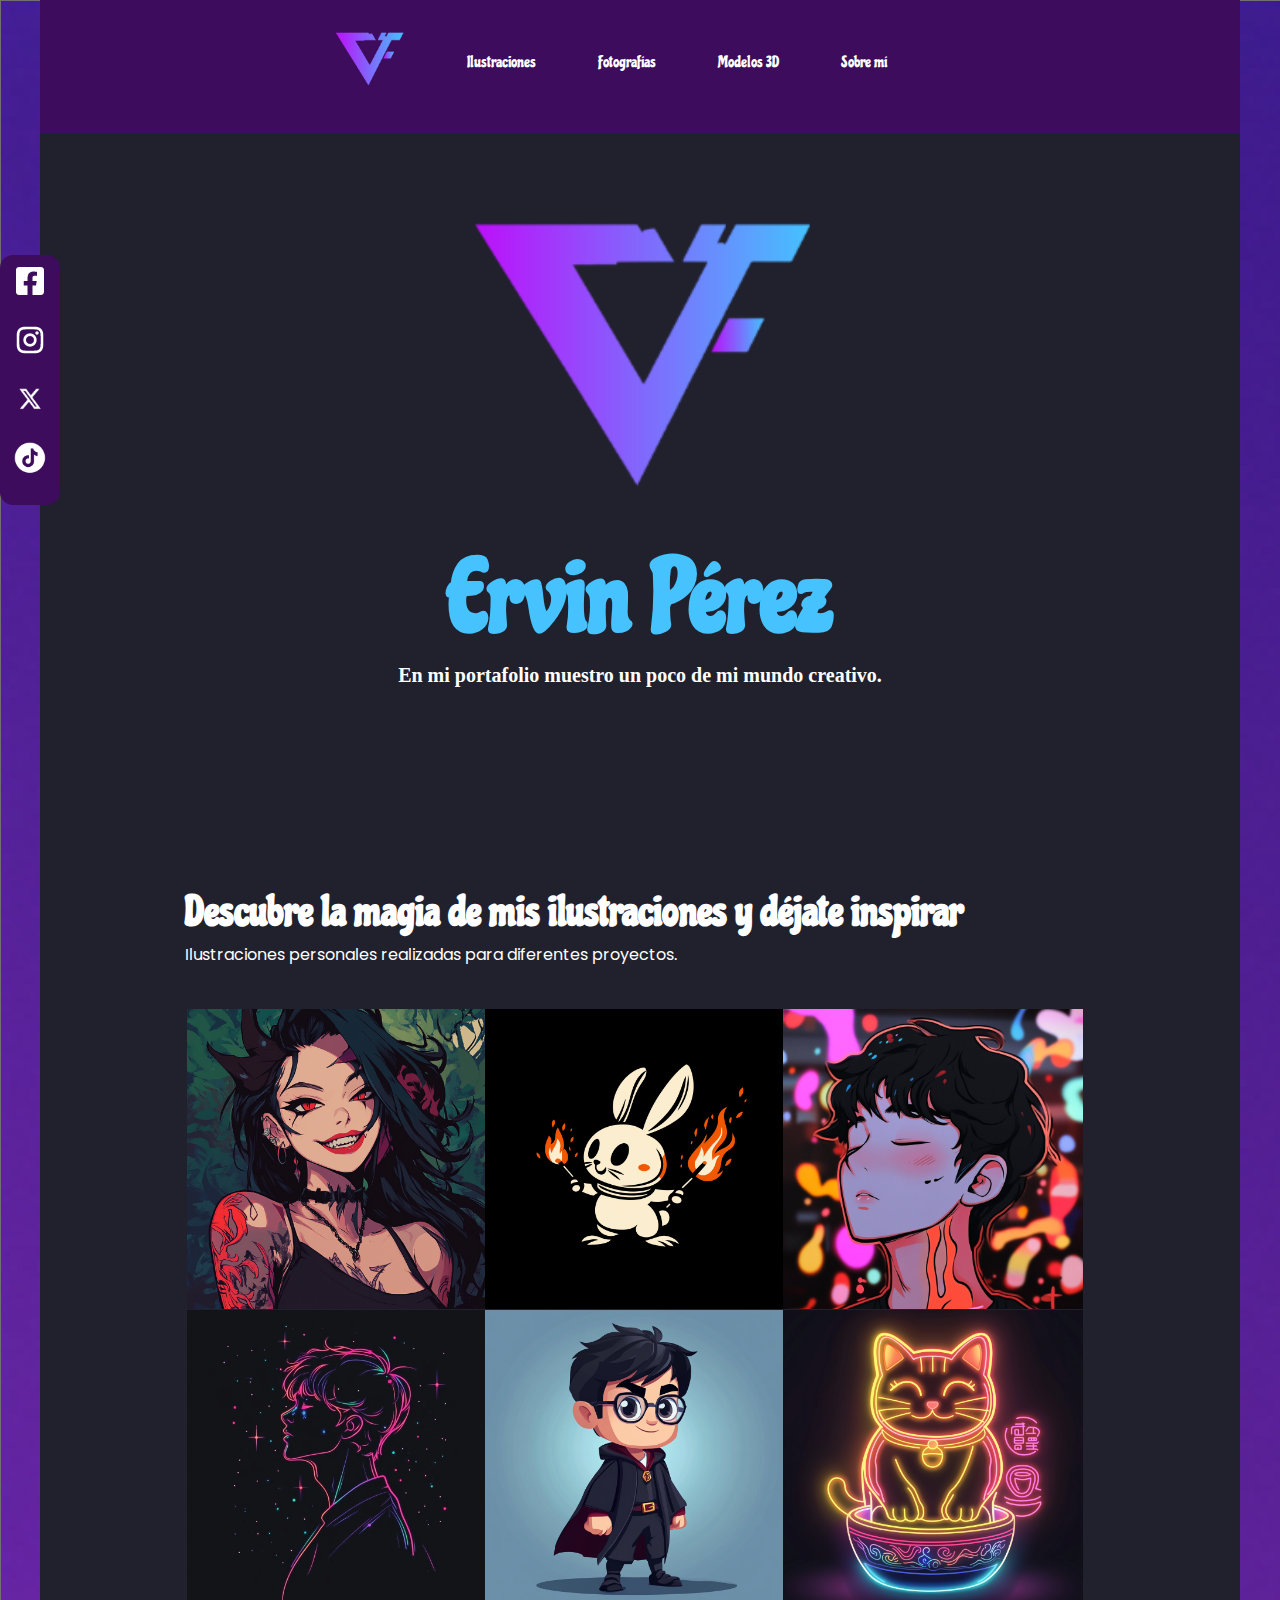
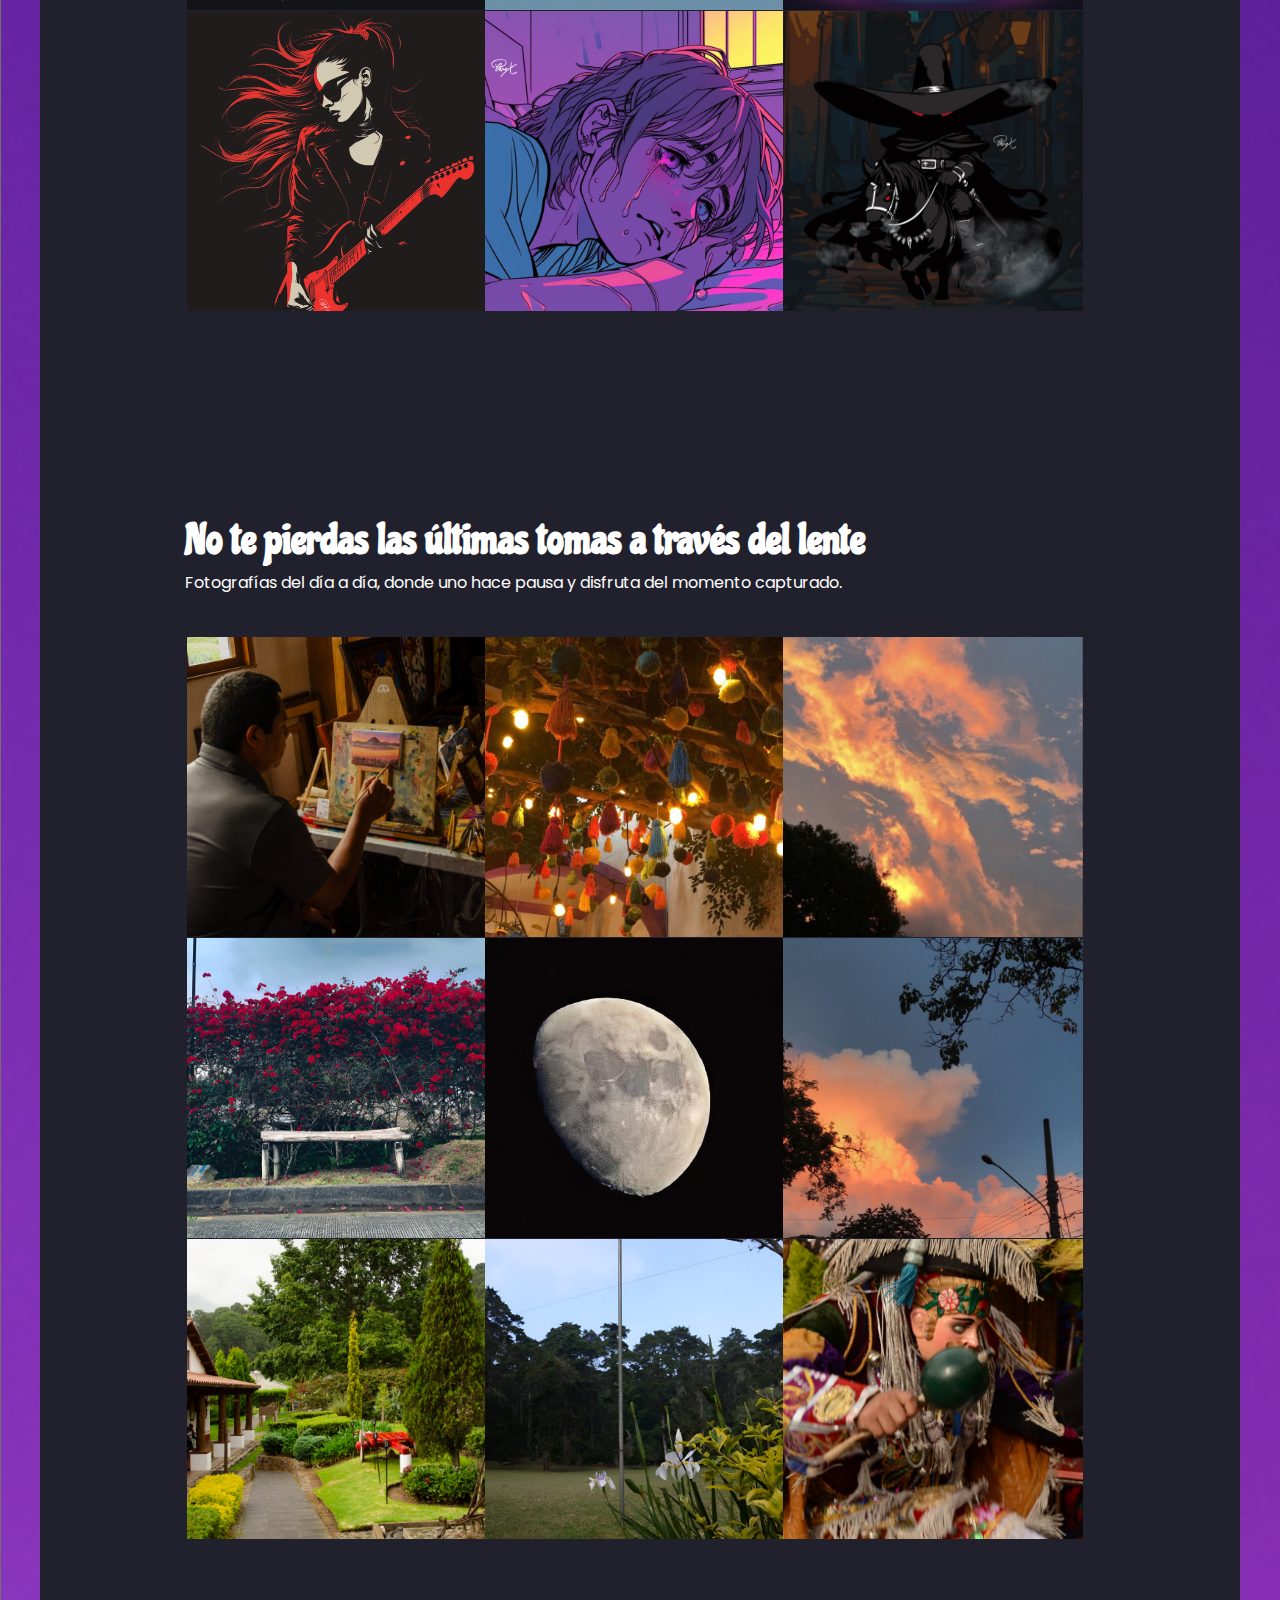
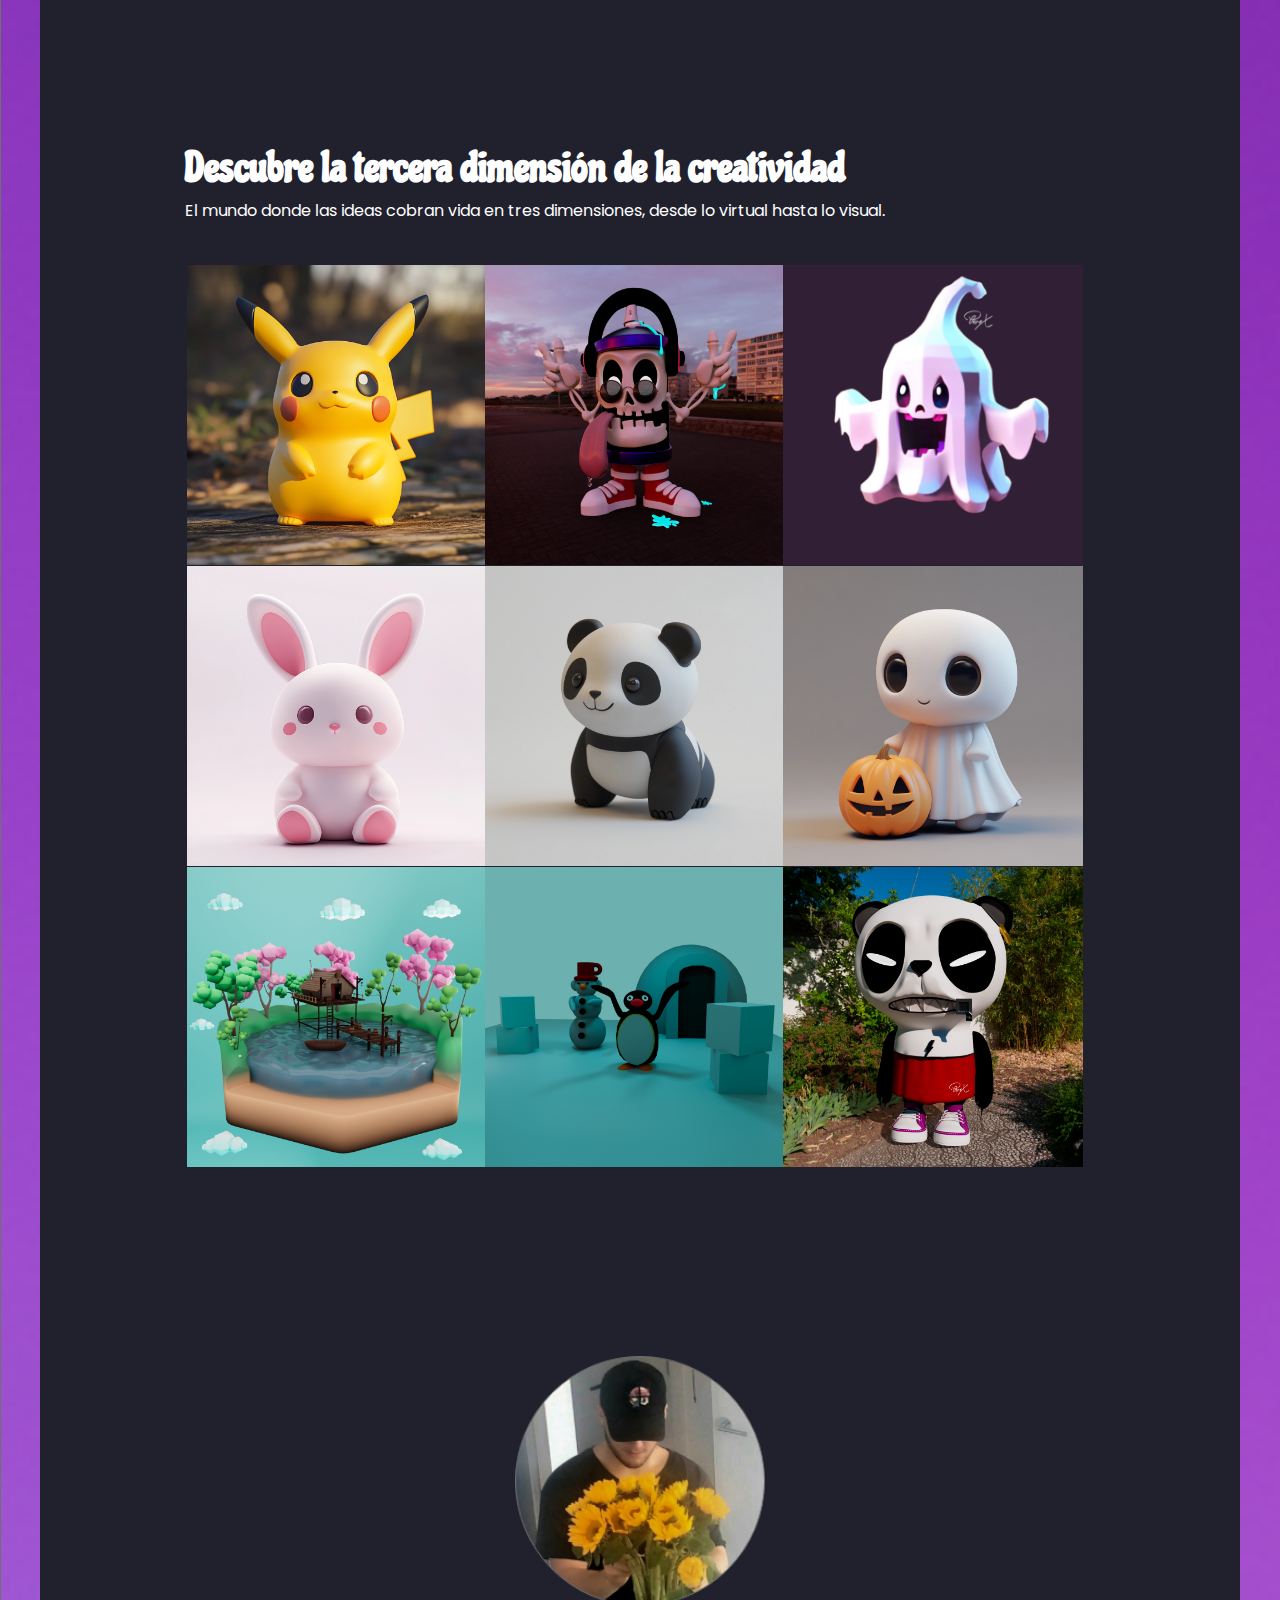
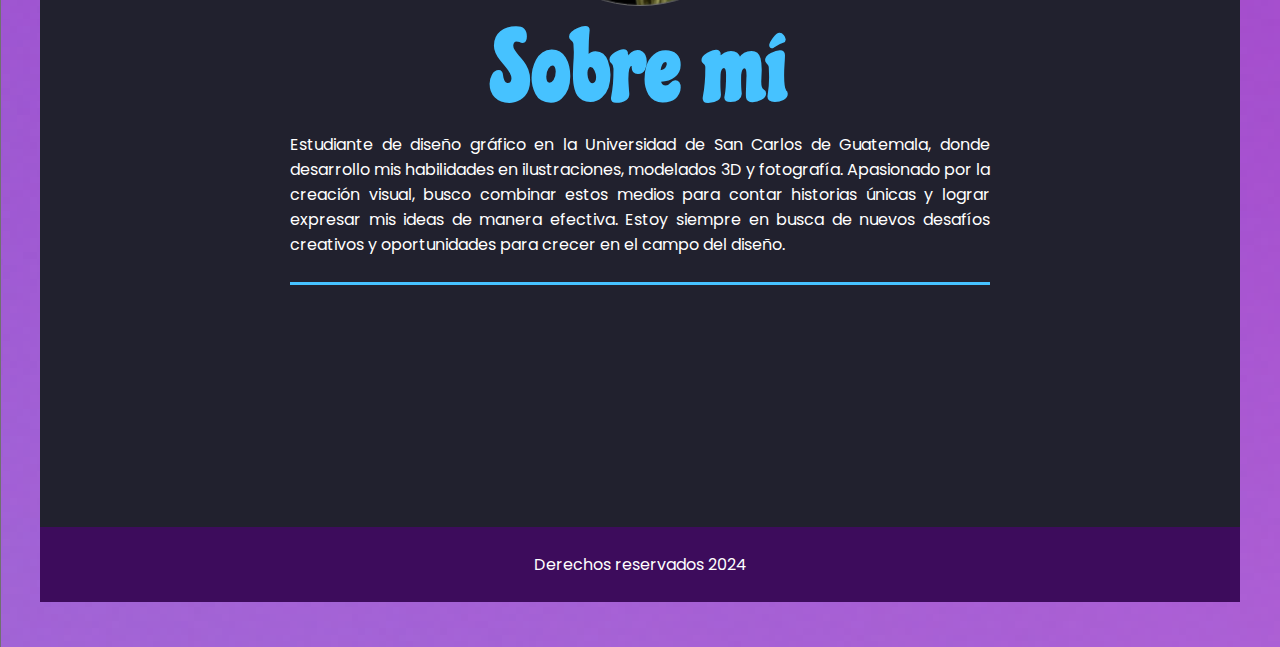
<file: index.html>
<!DOCTYPE html>
<html lang="es">
<head>
    <meta charset="UTF-8">
    <meta name="viewport" content="width=device-width, initial-scale=1.0">
    <title>Portafolio Personal</title>
    <link rel="icon" href="imagenes/simbolo.png">
    <link rel="stylesheet" href="css/estilos.css">
    <link rel="preconnect" href="https://fonts.googleapis.com">
<link rel="preconnect" href="https://fonts.gstatic.com" crossorigin>
<link href="https://fonts.googleapis.com/css2?family=Chicle&family=Quicksand:wght@300..700&display=swap" rel="stylesheet">
<link rel="preconnect" href="https://fonts.googleapis.com">
<link rel="preconnect" href="https://fonts.gstatic.com" crossorigin>
<link href="https://fonts.googleapis.com/css2?family=Chicle&family=Poppins:ital,wght@0,100;0,200;0,300;0,400;0,500;0,600;0,700;0,800;0,900;1,100;1,200;1,300;1,400;1,500;1,600;1,700;1,800;1,900&family=Quicksand:wght@300..700&display=swap" rel="stylesheet">
</head>

<!-- aquí empieza mi sitio-->
 <body>
    <body background="imagenes/fondo.png"></body>

    <div class="contenedor">
        <div class="redes">
            <ul>
                <li><a href="https://www.facebook.com/?locale=es_LA"><img src="imagenes/fb.png" alt="redes sociales"></a></li>
                <li><a href="https://www.instagram.com"><img src="imagenes/inst.png" alt="redes sociales"></a></li>
                <li><a href="https://x.com/?lang=es"><img src="imagenes/x.png" alt="redes sociales"></a></li>
                <li><a href="https://www.tiktok.com/es/"><img src="imagenes/tik.png" alt="redes sociales"></a></li>
            </ul>
        </div>
        <div id="cabecera"></div>
        <header>
            <nav>
                <table class="menu">
                    <tr>
                        <td class="bmenu"><a href="#cabecera"> <img src="imagenes/logo.png" alt="logo">    </a></td>
                        <td class="bmenu"><a href="#ilustra"> Ilustraciones </a></td>
                        <td class="bmenu"><a href="#fotografia">  Fotografías  </a></td>
                        <td class="bmenu"><a href="#modelados"> Modelos 3D   </a></td>
                        <td class="bmenu"><a href="#sobremi"> Sobre mí   </a></td>
                    </tr>
                </table>
            </nav>
        </header>
        <aside>
            <img class="logo" src="imagenes/isotipo.png" alt="logo">
            <h1> Ervin Pérez</h1>
            <h3> En mi portafolio muestro un poco de mi mundo creativo. </h3>
        </aside>
        <div id="ilustra"></div>
        <main>
            <section>
                <article>
                    <h2>Descubre la magia de mis ilustraciones y déjate inspirar</h2>
                    <p> Ilustraciones personales realizadas para diferentes proyectos.</p>
                <div class="galeria">
                    <a href="ilustracion1.html" class="ilustracion"><img src="imagenes/i1.png" alt="ilustraciones" class="ilustracion"></a>
                    <a href="#" class="ilustracion"><img src="imagenes/i2.png" alt="ilustraciones" class="ilustracion"></a>
                    <a href="#" class="ilustracion"><img src="imagenes/i3.png" alt="ilustraciones" class="ilustracion"></a>
                    <a href="#" class="ilustracion"><img src="imagenes/i4.png" alt="ilustraciones" class="ilustracion"></a>
                    <a href="#" class="ilustracion"><img src="imagenes/i5.png" alt="ilustraciones" class="ilustracion"></a>
                    <a href="#" class="ilustracion"><img src="imagenes/i6.png" alt="ilustraciones" class="ilustracion"></a>
                    <a href="#" class="ilustracion"><img src="imagenes/i7.png" alt="ilustraciones" class="ilustracion"></a>
                    <a href="#" class="ilustracion"><img src="imagenes/i8.png" alt="ilustraciones" class="ilustracion"></a>
                    <a href="#" class="ilustracion"><img src="imagenes/i9.png" alt="ilustraciones" class="ilustracion"></a>
                </div>
            </article>
            <div id="fotografia"></div>
                <article>
                    <h2>No te pierdas las últimas tomas a través del lente</h2>
                    <p> Fotografías del día a día, donde uno hace pausa y disfruta del momento capturado.</p>
                <div class="galeria">
                    <a href="fotografia1.html" class="fotografía1"><img src="imagenes/foto1.png" alt="ilustraciones" class="ilustracion"></a>
                    <a href="#" class="ilustracion"><img src="imagenes/foto2.png" alt="ilustraciones" class="ilustracion"></a>
                    <a href="#" class="ilustracion"><img src="imagenes/foto3.png" alt="ilustraciones" class="ilustracion"></a>
                    <a href="#" class="ilustracion"><img src="imagenes/foto4.png" alt="ilustraciones" class="ilustracion"></a>
                    <a href="#" class="ilustracion"><img src="imagenes/foto5.png" alt="ilustraciones" class="ilustracion"></a>
                    <a href="#" class="ilustracion"><img src="imagenes/foto6.png" alt="ilustraciones" class="ilustracion"></a>
                    <a href="#" class="ilustracion"><img src="imagenes/foto7.png" alt="ilustraciones" class="ilustracion"></a>
                    <a href="#" class="ilustracion"><img src="imagenes/foto8.png" alt="ilustraciones" class="ilustracion"></a>
                    <a href="#" class="ilustracion"><img src="imagenes/foto9.png" alt="ilustraciones" class="ilustracion"></a>
                </div>
            </article>
            <div id="modelados"></div>
                <article>
                    <h2>Descubre la tercera dimensión de la creatividad</h2>
                    <p> El mundo donde las ideas cobran vida en tres dimensiones, desde lo virtual hasta lo visual.</p>
                <div class="galeria">
                    <a href="modelo1.html" class="modelo1"><img src="imagenes/m1.png" alt="ilustraciones" class="ilustracion"></a>
                    <a href="#" class="ilustracion"><img src="imagenes/m2.png" alt="ilustraciones" class="ilustracion"></a>
                    <a href="#" class="ilustracion"><img src="imagenes/m3.png" alt="ilustraciones" class="ilustracion"></a>
                    <a href="#" class="ilustracion"><img src="imagenes/m4.png" alt="ilustraciones" class="ilustracion"></a>
                    <a href="#" class="ilustracion"><img src="imagenes/m5.png" alt="ilustraciones" class="ilustracion"></a>
                    <a href="#" class="ilustracion"><img src="imagenes/m6.png" alt="ilustraciones" class="ilustracion"></a>
                    <a href="#" class="ilustracion"><img src="imagenes/m7.png" alt="ilustraciones" class="ilustracion"></a>
                    <a href="#" class="ilustracion"><img src="imagenes/m8.png" alt="ilustraciones" class="ilustracion"></a>
                    <a href="#" class="ilustracion"><img src="imagenes/m9.png" alt="ilustraciones" class="ilustracion"></a>
                </div>
            </article>
            </section>
            <div id="sobremi"></div>
            <article class="sobre">
                <img src="imagenes/yo.png" alt="" class="mifoto">
                <h2 class="sobre">Sobre mí</h2>
                <p class="sobre">Estudiante de diseño gráfico en la Universidad de San Carlos de Guatemala, donde desarrollo mis habilidades en ilustraciones, modelados 3D y fotografía. Apasionado por la creación visual, busco combinar estos medios para contar historias únicas y lograr expresar mis ideas de manera efectiva. Estoy siempre en busca de nuevos desafíos creativos y oportunidades para crecer en el campo del diseño.</p>
            </article>
        </main>
        <footer>
            <p class="final">Derechos reservados 2024</p>
        </footer>      




    </div>
</body>
</html>
</file>
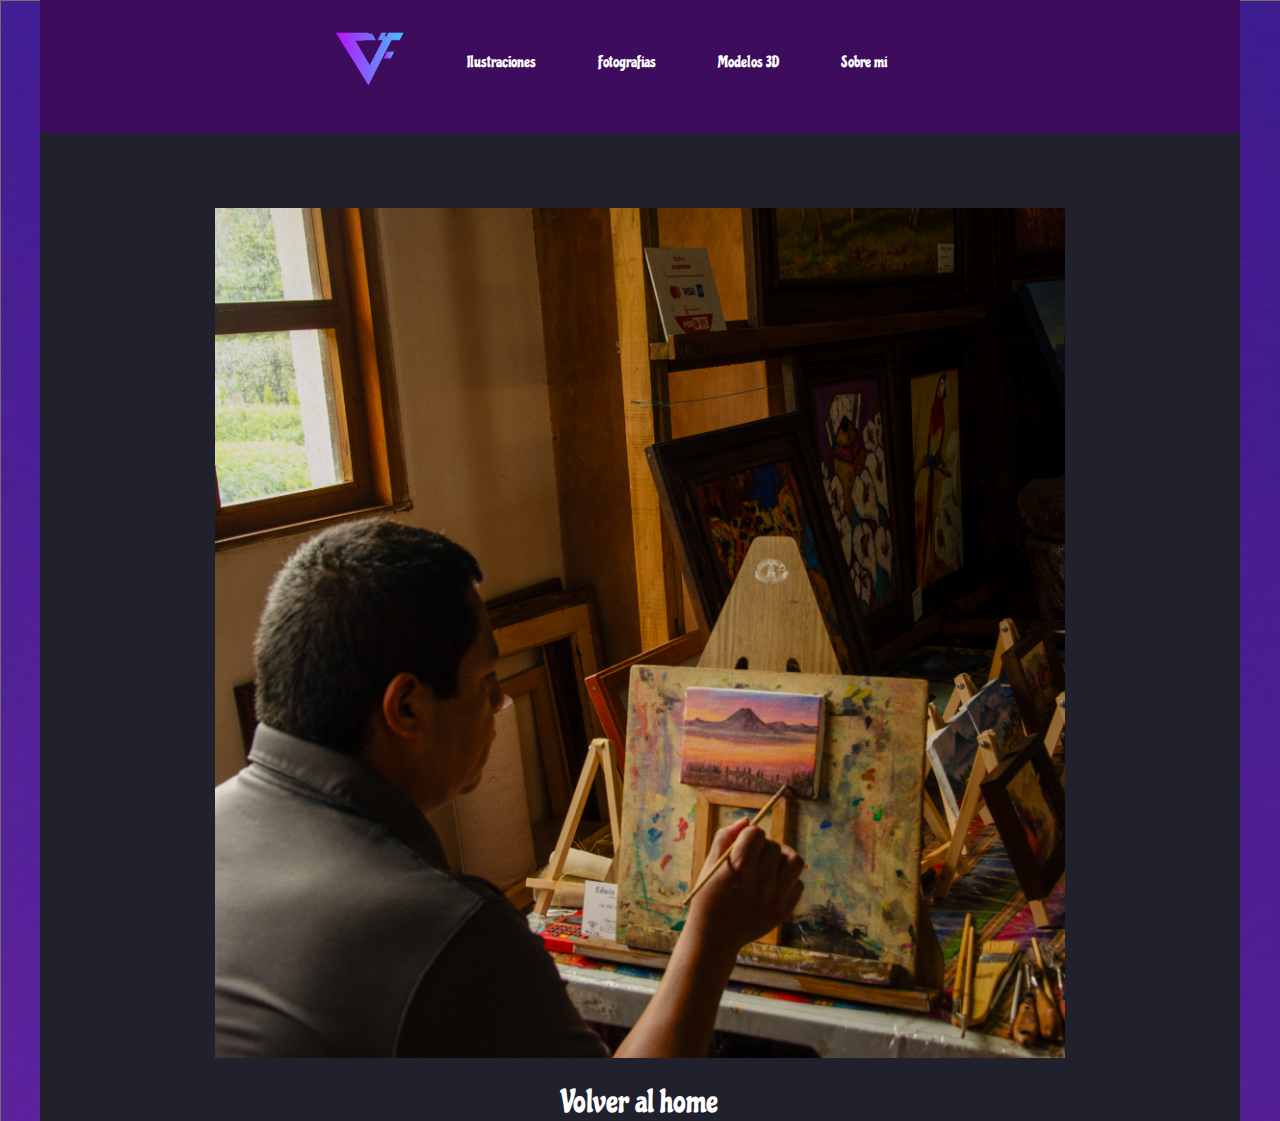
<file: fotografia1.html>
<!DOCTYPE html>
<html lang="es">
<head>
    <meta charset="UTF-8">
    <meta name="viewport" content="width=device-width, initial-scale=1.0">
    <title>El pincel del alma</title>
    <link rel="icon" href="imagenes/simbolo.png">
    <link rel="stylesheet" href="css/estilos.css">
    <link rel="preconnect" href="https://fonts.googleapis.com">
<link rel="preconnect" href="https://fonts.gstatic.com" crossorigin>
<link href="https://fonts.googleapis.com/css2?family=Chicle&family=Quicksand:wght@300..700&display=swap" rel="stylesheet">
<link rel="preconnect" href="https://fonts.googleapis.com">
<link rel="preconnect" href="https://fonts.gstatic.com" crossorigin>
<link href="https://fonts.googleapis.com/css2?family=Chicle&family=Poppins:ital,wght@0,100;0,200;0,300;0,400;0,500;0,600;0,700;0,800;0,900;1,100;1,200;1,300;1,400;1,500;1,600;1,700;1,800;1,900&family=Quicksand:wght@300..700&display=swap" rel="stylesheet">
</head>
<body>
    <body background="imagenes/fondo.png"></body>
    
    <div class="contenedor">
        <header>
            <nav>
                <table class="menu">
                    <tr>
                        <td class="bmenu"><a href="#"> <img src="imagenes/logo.png" alt="logo">    </a></td>
                        <td class="bmenu"><a href="#"> Ilustraciones   </a></td>
                        <td class="bmenu"><a href="#">  Fotografías  </a></td>
                        <td class="bmenu"><a href="#"> Modelos 3D   </a></td>
                        <td class="bmenu"><a href="#"> Sobre mí   </a></td>
                    </tr>
                </table>
            </nav>
        </header>
        <main>
            <img src="imagenes/foto1 - g.png" alt="fotografia" class="fotografia1">
            <a href="index.html" class="volver">Volver al home</a>
        </main>





    </div>
</body>
</html>
</file>
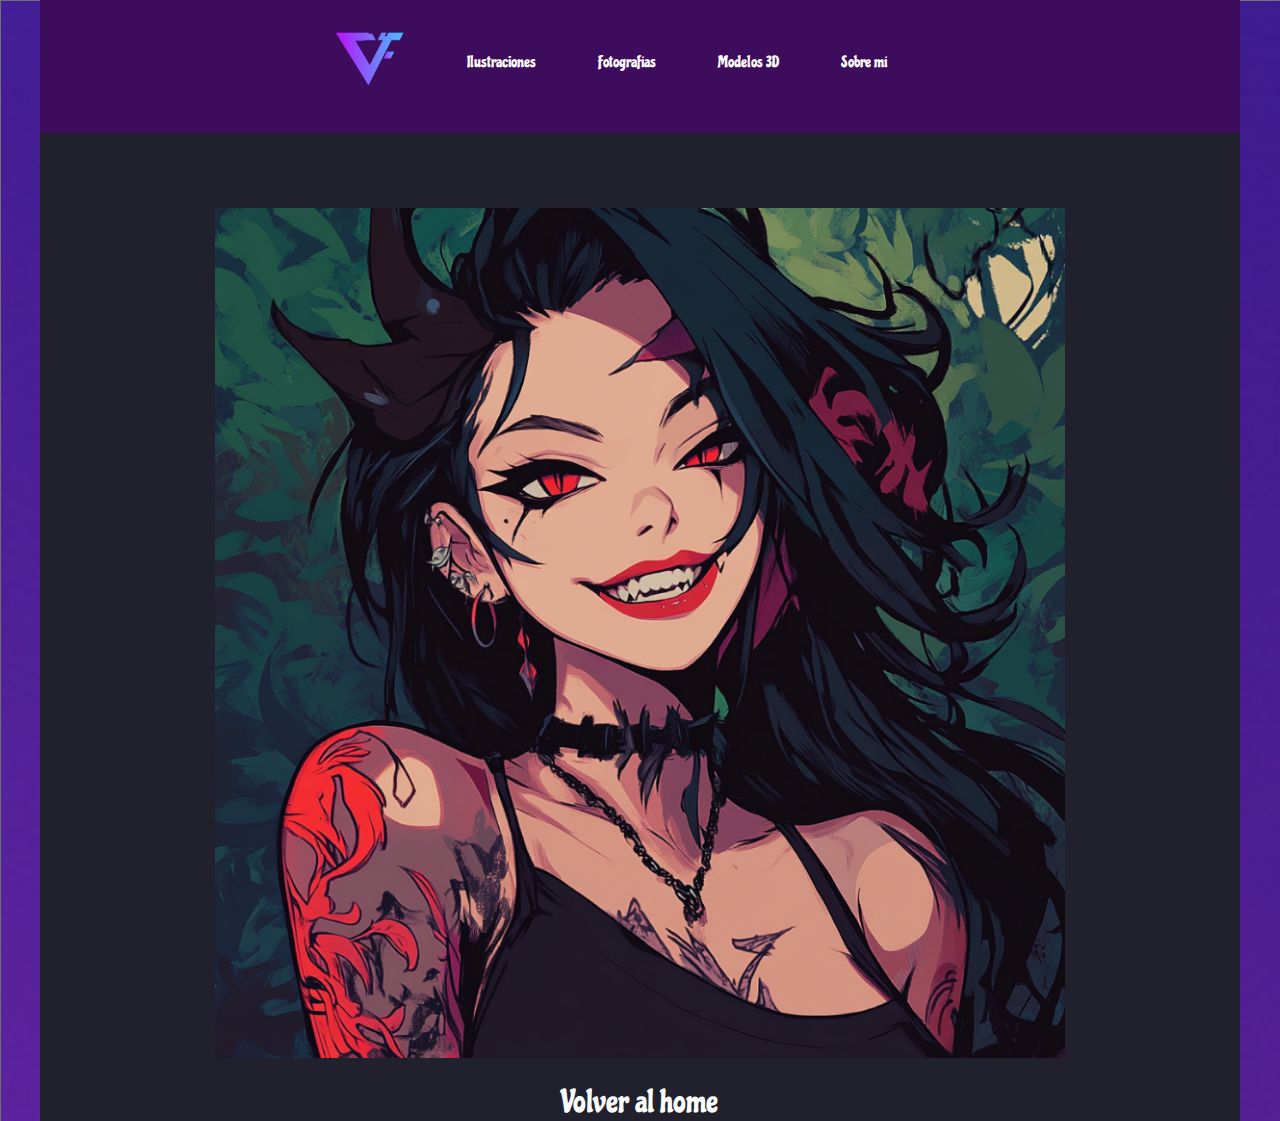
<file: ilustracion1.html>
<!DOCTYPE html>
<html lang="es">
<head>
    <meta charset="UTF-8">
    <meta name="viewport" content="width=device-width, initial-scale=1.0">
    <title>Ilustración Dark</title>
    <link rel="icon" href="imagenes/simbolo.png">
    <link rel="stylesheet" href="css/estilos.css">
    <link rel="preconnect" href="https://fonts.googleapis.com">
<link rel="preconnect" href="https://fonts.gstatic.com" crossorigin>
<link href="https://fonts.googleapis.com/css2?family=Chicle&family=Quicksand:wght@300..700&display=swap" rel="stylesheet">
<link rel="preconnect" href="https://fonts.googleapis.com">
<link rel="preconnect" href="https://fonts.gstatic.com" crossorigin>
<link href="https://fonts.googleapis.com/css2?family=Chicle&family=Poppins:ital,wght@0,100;0,200;0,300;0,400;0,500;0,600;0,700;0,800;0,900;1,100;1,200;1,300;1,400;1,500;1,600;1,700;1,800;1,900&family=Quicksand:wght@300..700&display=swap" rel="stylesheet">
</head>
<body>
    <body background="imagenes/fondo.png"></body>
    
    <div class="contenedor">
        <header>
            <nav>
                <table class="menu">
                    <tr>
                        <td class="bmenu"><a href="#"> <img src="imagenes/logo.png" alt="logo">    </a></td>
                        <td class="bmenu"><a href="#"> Ilustraciones   </a></td>
                        <td class="bmenu"><a href="#">  Fotografías  </a></td>
                        <td class="bmenu"><a href="#"> Modelos 3D   </a></td>
                        <td class="bmenu"><a href="#"> Sobre mí   </a></td>
                    </tr>
                </table>
            </nav>
        </header>
        <main>
            <img src="imagenes/i1 - g.png" alt="ilustracion" class="ilustracion1">
            <a href="index.html" class="volver">Volver al home</a>
        </main>





    </div>
</body>
</html>
</file>
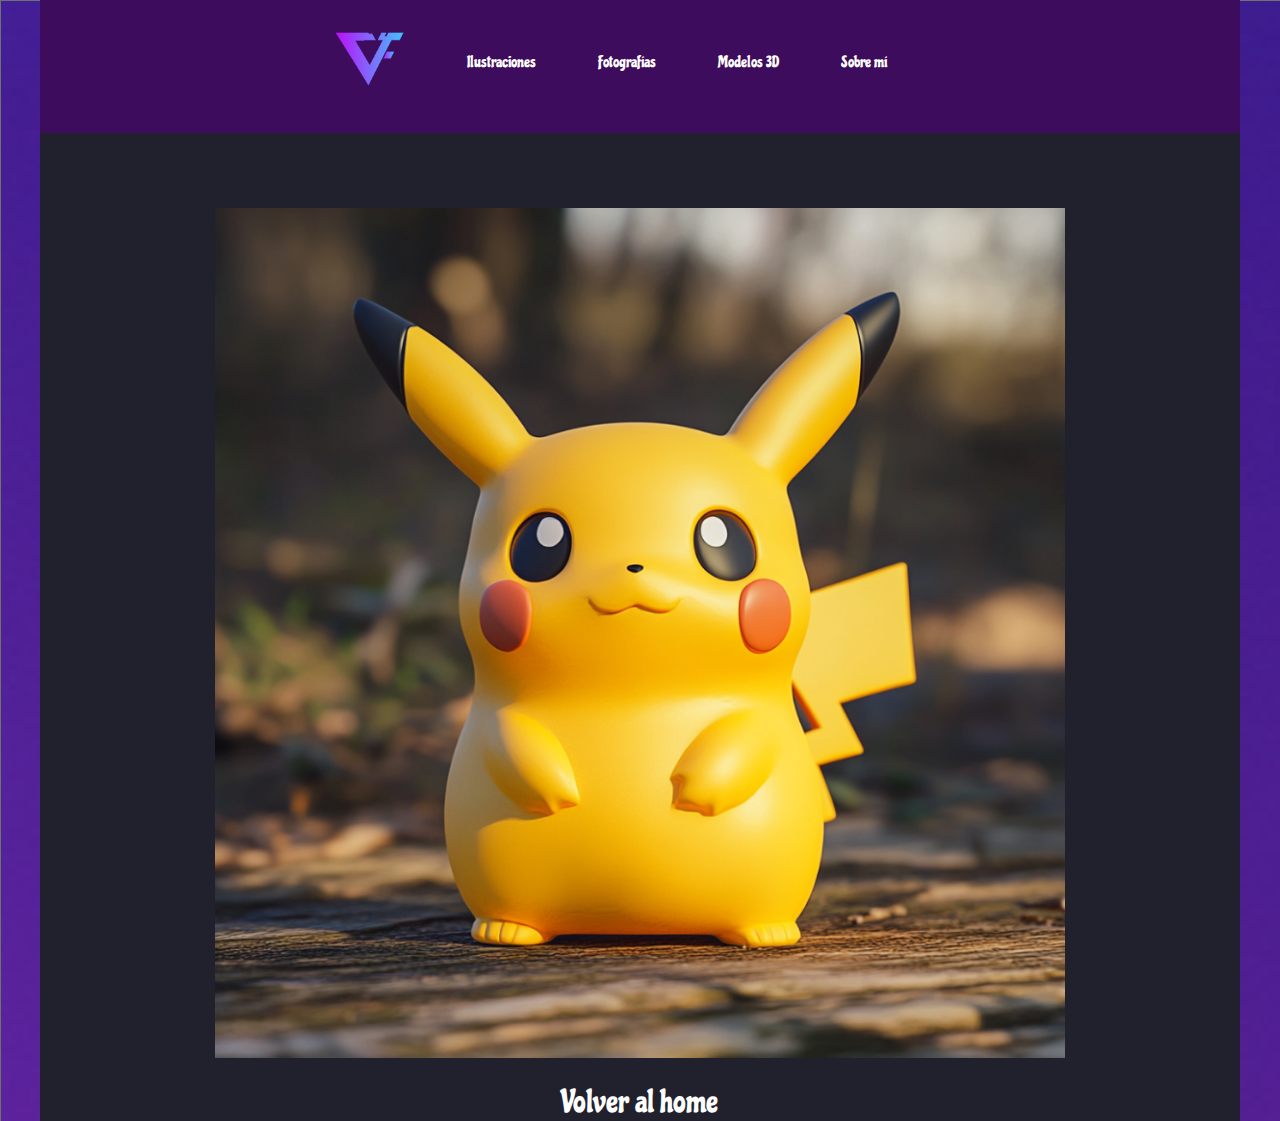
<file: modelo1.html>
<!DOCTYPE html>
<html lang="es">
<head>
    <meta charset="UTF-8">
    <meta name="viewport" content="width=device-width, initial-scale=1.0">
    <title>Pikachu bonito</title>
    <link rel="icon" href="imagenes/simbolo.png">
    <link rel="stylesheet" href="css/estilos.css">
    <link rel="preconnect" href="https://fonts.googleapis.com">
<link rel="preconnect" href="https://fonts.gstatic.com" crossorigin>
<link href="https://fonts.googleapis.com/css2?family=Chicle&family=Quicksand:wght@300..700&display=swap" rel="stylesheet">
<link rel="preconnect" href="https://fonts.googleapis.com">
<link rel="preconnect" href="https://fonts.gstatic.com" crossorigin>
<link href="https://fonts.googleapis.com/css2?family=Chicle&family=Poppins:ital,wght@0,100;0,200;0,300;0,400;0,500;0,600;0,700;0,800;0,900;1,100;1,200;1,300;1,400;1,500;1,600;1,700;1,800;1,900&family=Quicksand:wght@300..700&display=swap" rel="stylesheet">
</head>
<body>
    <body background="imagenes/fondo.png"></body>
    
    <div class="contenedor">
        <header>
            <nav>
                <table class="menu">
                    <tr>
                        <td class="bmenu"><a href="#"> <img src="imagenes/logo.png" alt="logo">    </a></td>
                        <td class="bmenu"><a href="#"> Ilustraciones   </a></td>
                        <td class="bmenu"><a href="#">  Fotografías  </a></td>
                        <td class="bmenu"><a href="#"> Modelos 3D   </a></td>
                        <td class="bmenu"><a href="#"> Sobre mí   </a></td>
                    </tr>
                </table>
            </nav>
        </header>
        <main>
            <img src="imagenes/m1 - g.png" alt="fotografia" class="modelo1">
            <a href="index.html" class="volver">Volver al home</a>
        </main>





    </div>
</body>
</html>
</file>
<file: css/estilos.css>
*{
    margin: 0;
    padding: 0;
    text-decoration: none;
    font-family: Poppins, sans-serif;   
}

html{
    scroll-behavior: smooth;
}

.contenedor{
    width: 1200px;
    background-color:#21212E;
    margin-left: auto;
    margin-right: auto;
}
/* aquí comienza mi header */

header{
    background-color: #3d0c5c;
    position: sticky;
    top: 0;
     z-index: 1;
}

.menu{
    margin-left: auto;
    margin-right: auto;
    padding-top: 20px;
    padding-bottom: 30px;
    text-align: center;
}

.bmenu{
    padding-right: 60px;
}

a{
    color: white;
    font-family: chicle, sans-serif;
}
a:hover{
    opacity: 75%;
    transition: 0.40s;
}
/* aquí empieza mi aside */
.logo{
    display: block;
    margin-right: auto;
    margin-left: auto;
    margin-top: 39px;
    margin-bottom: 10px;
}

h1{
    text-align: center;
    font-size: 100px;
    font-family: chicle;
    color: #46C2FF;
    margin-bottom: 5px;
    text-align: center;
}

h3{
    text-align: center;
    font-size: 20px;
    color: white;
    font-family: poppins regular sans-serif;
    
}
/* aquí empieza mi main */

h2{
    font-family: chicle, sans-serif;
    font-size: 42px;
    color: white;
    margin-top: 200px;
    margin-left: 145px;
}

p{
    margin-left: 145px;
    margin-bottom: 45px;
    margin-top: 5px;
    color: white;
}

.galeria{
    width: 900px;
    margin-left: auto;
    margin-right: auto;
}

img.ilustracion{
    margin: -3px;
}

/* aquí edito la página de la ilustración grande */

img.ilustracion1{
    display: block;
    width: 850px;
    margin-left: auto;
    margin-right: auto;
    margin-top: 75px;
    margin-bottom: 25px;
    text-align: center;
}
a.volver{
    display: block;
    color: white;
    text-align: center;    
    font-size: 32px;
    margin-left: auto;
    margin-right: auto;
}

img.fotografia1{
    display: block;
    width: 850px;
    margin-left: auto;
    margin-right: auto;
    margin-top: 75px;
    margin-bottom: 25px;
    text-align: center;
}

img.modelo1{
    display: block;
    width: 850px;
    margin-left: auto;
    margin-right: auto;
    margin-top: 75px;
    margin-bottom: 25px;
    text-align: center;
}

/* aquí trabajo sobre mí */

article.sobre{
    width: 700px;
    display: block;
    margin-left: auto;
    margin-right: auto;
}

img.mifoto{
    margin-top: 185px;
    display: block;
    margin-left: auto;
    margin-right: auto;
    width: 250px;
    text-align: center;
    display: flex;

}

h2.sobre{
    text-align: center;
    font-size: 96px;
    color: #46C2FF;
    letter-spacing: 2px;
    margin-top: 5px;
    display: block;
    margin-left: auto;
    margin-right: auto;
}

p.sobre{
    color: white;
    font-size: 16px;
    padding-bottom: 25px;
    border-bottom: 3px solid #46C2FF;
width: 700px;
margin-left: auto;
margin-right: auto;
text-align: justify;
}

.final{
    text-align: center;
    padding: 25px;
    margin-left: auto;
    margin-right: auto;
}
footer{
    margin-top: 242px;
    background-color: #3d0c5c;
    color: #21212E;
}

p.final{
    padding: 25px;
    text-align: center;
    color: white;
    margin-left: auto;
    margin-right: auto;
}

/* aquí edito los botones de redes */

div.redes{
    width: 60px;
    height: 250px;
    background-color: #3d0c5c;
    position: fixed;
    top: 255px;
    left: 0px;
    border-radius: 13px;
}

li{
    list-style: none;
    text-align: center;
    padding: 10px;
}
</file>
